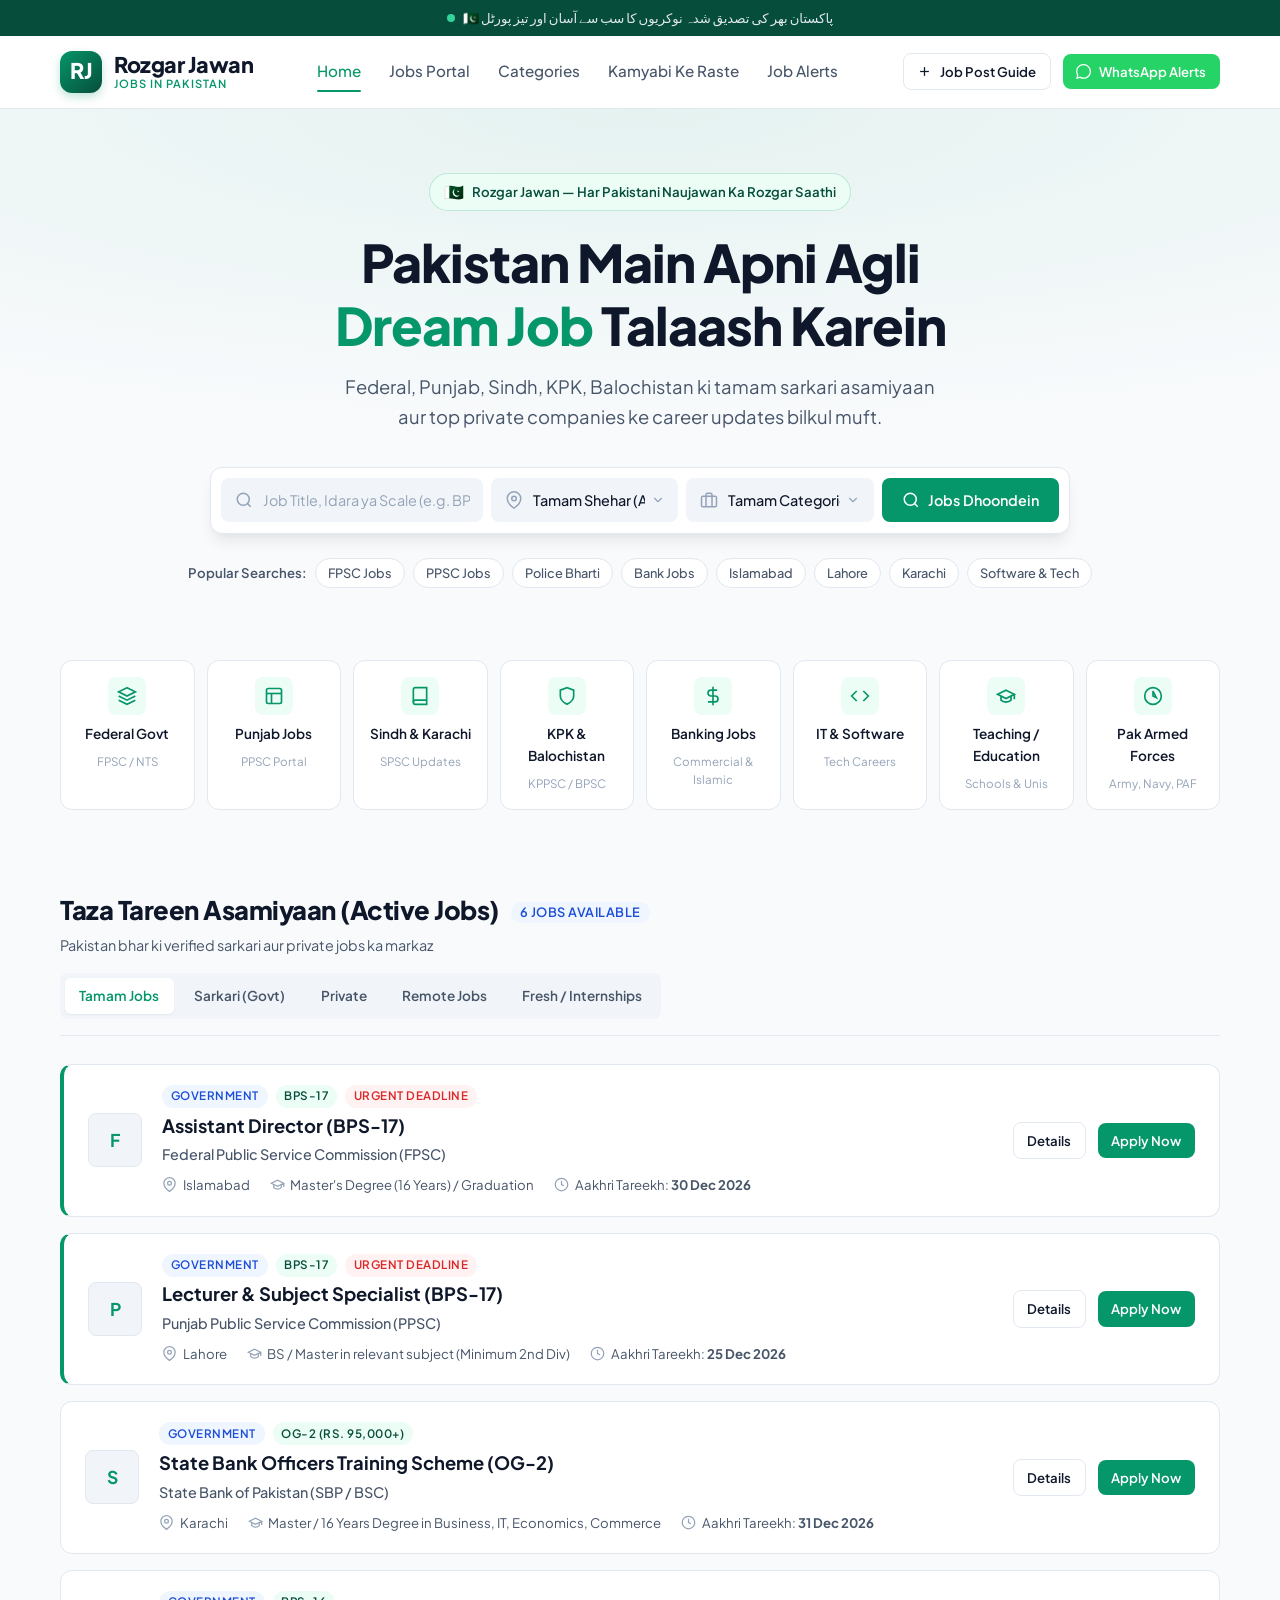
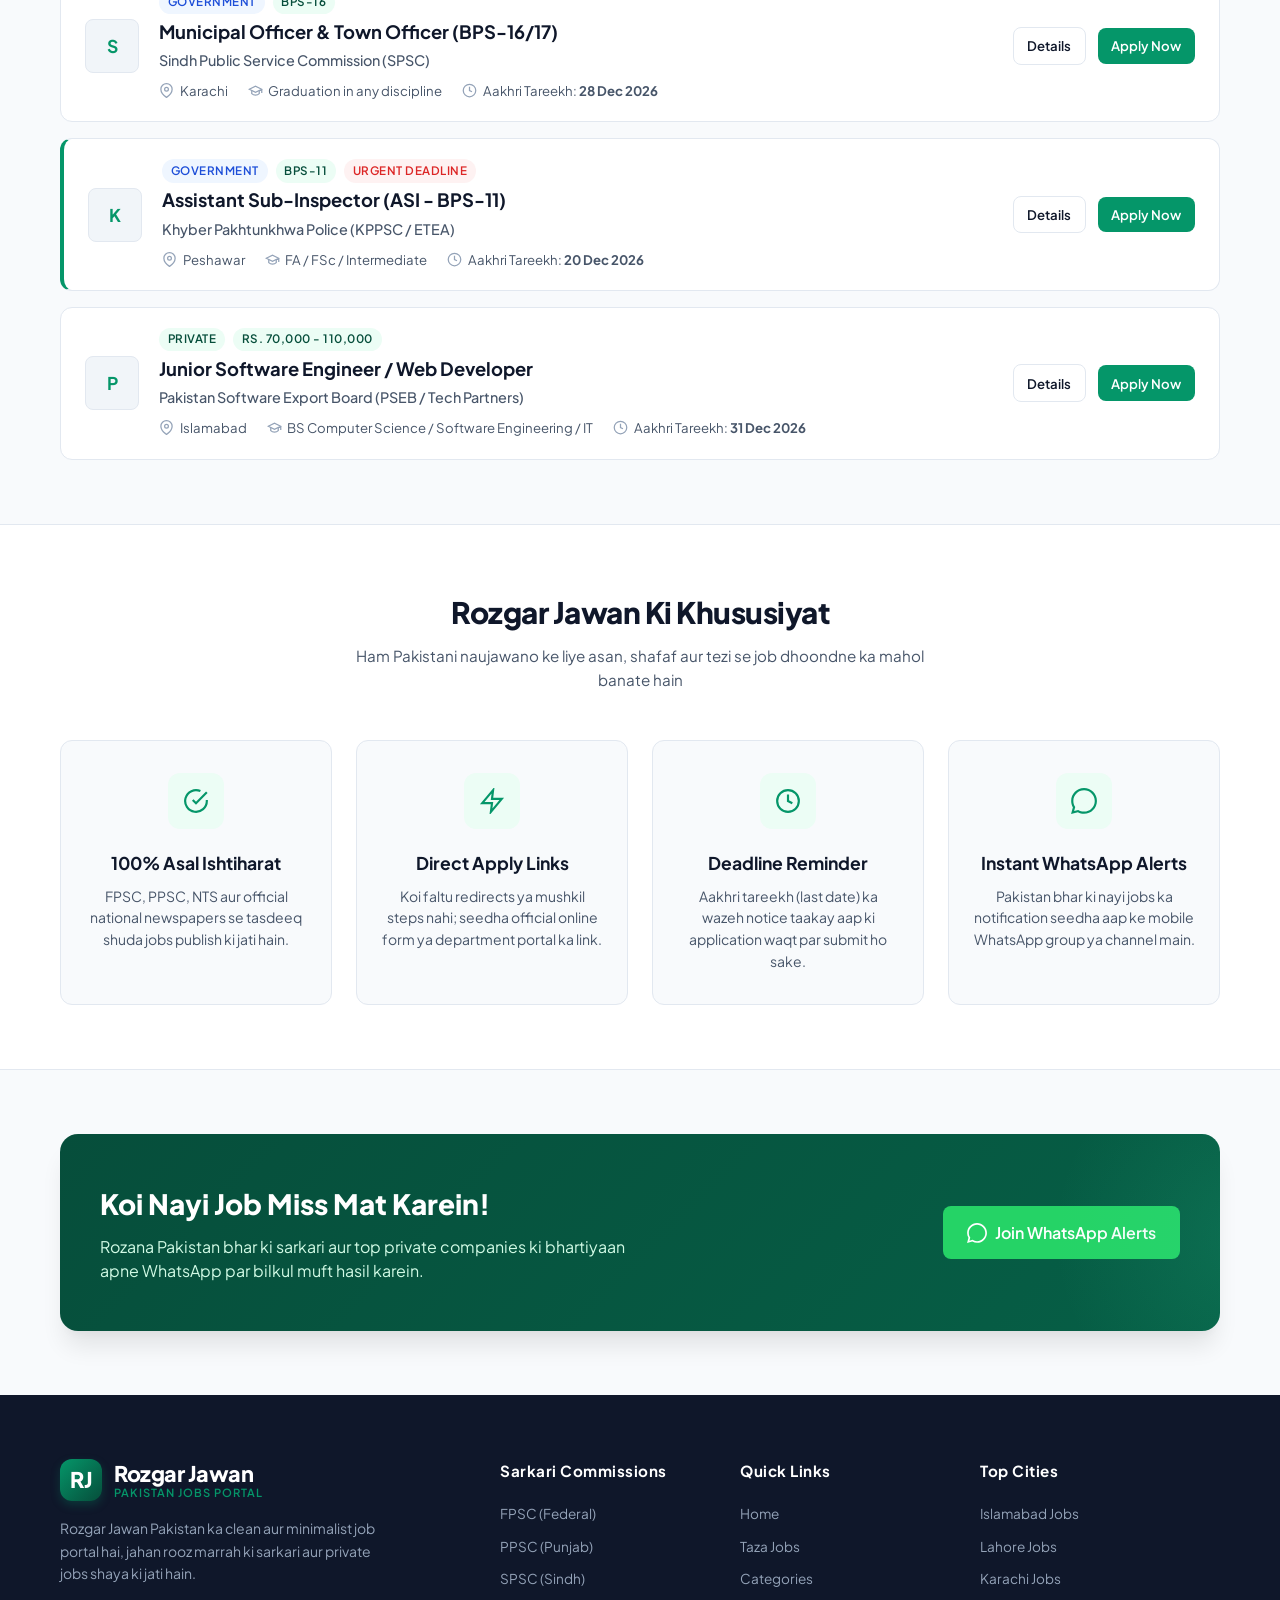
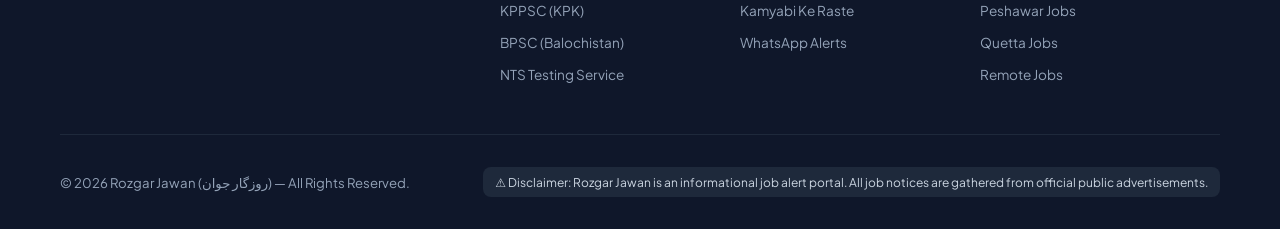
<file: index.html>
<!DOCTYPE html>
<html lang="ur-PK" dir="ltr">
<head>
  <meta charset="UTF-8">
  <meta name="viewport" content="width=device-width, initial-scale=1.0">
  <meta http-equiv="X-UA-Compatible" content="ie=edge">
  <title>Rozgar Jawan | Pakistan Jobs Portal - روزگار جوان</title>
  
  <!-- SEO & Meta Tags -->
  <meta name="description" content="Rozgar Jawan - Pakistan ki latest sarkari aur private jobs ka authentic portal. FPSC, PPSC, NTS, Bank aur IT jobs ke taza tareen updates.">
  <meta name="keywords" content="Pakistan Jobs, Govt Jobs in Pakistan, Rozgar Jawan, FPSC, PPSC, NTS Jobs, Private Jobs Karachi Lahore Islamabad">
  <meta name="author" content="Rozgar Jawan">
  <meta name="theme-color" content="#059669">
  <meta http-equiv="Cache-Control" content="no-cache, no-store, must-revalidate">
  <meta http-equiv="Pragma" content="no-cache">
  <meta http-equiv="Expires" content="0">

  <!-- Monetag Verification Tag -->
  <meta name="monetag" content="7b206153428b3d1154b4c29b5cfc638b">

  <!-- Monetag Multitag Script -->
  <script src="https://quge5.com/88/tag.min.js" data-zone="310451" async data-cfasync="false"></script>

  <!-- Google Fonts: Plus Jakarta Sans -->
  <link rel="preconnect" href="https://fonts.googleapis.com">
  <link rel="preconnect" href="https://fonts.gstatic.com" crossorigin>
  <link href="https://fonts.googleapis.com/css2?family=Plus+Jakarta+Sans:wght@400;500;600;700;800&display=swap" rel="stylesheet">

  <!-- Core CSS -->
  <link rel="stylesheet" href="css/style.css">
</head>
<body>

  <!-- Top Notification Bar -->
  <div class="top-notice-bar">
    <span class="pulse-dot"></span>
    <span>🇵🇰 پاکستان بھر کی تصدیق شدہ نوکریوں کا سب سے آسان اور تیز پورٹل</span>
  </div>

  <!-- Site Navigation Header -->
  <header class="site-header">
    <div class="container">
      <nav class="navbar" aria-label="Main Navigation">
        <!-- Logo -->
        <a href="index.html" class="brand-logo">
          <div class="logo-badge">RJ</div>
          <div class="brand-title">
            <span>Rozgar Jawan</span>
            <span class="brand-sub">Jobs In Pakistan</span>
          </div>
        </a>

        <!-- Navigation Links -->
        <div class="nav-links" id="nav-links">
          <a href="#home" class="nav-link active">Home</a>
          <a href="#jobs" class="nav-link">Jobs Portal</a>
          <a href="#categories" class="nav-link">Categories</a>
          <a href="#features" class="nav-link">Kamyabi Ke Raste</a>
          <a href="#alerts" class="nav-link">Job Alerts</a>
        </div>

        <!-- Header Actions -->
        <div class="nav-actions">
          <button class="btn btn-outline btn-sm" onclick="openPublishGuideModal()">
            <svg width="15" height="15" viewBox="0 0 24 24" fill="none" stroke="currentColor" stroke-width="2">
              <line x1="12" y1="5" x2="12" y2="19"></line>
              <line x1="5" y1="12" x2="19" y2="12"></line>
            </svg>
            Job Post Guide
          </button>
          <a href="#alerts" class="btn btn-whatsapp btn-sm">
            <svg width="15" height="15" viewBox="0 0 24 24" fill="currentColor">
              <path d="M.057 24l1.687-6.163c-1.041-1.804-1.588-3.849-1.587-5.946.003-6.556 5.338-11.891 11.893-11.891 3.181.001 6.167 1.24 8.413 3.488 2.245 2.248 3.481 5.236 3.48 8.414-.003 6.557-5.338 11.892-11.893 11.892-1.99-.001-3.951-.5-5.688-1.448l-6.305 1.654zm6.597-3.807c1.676.995 3.276 1.591 5.392 1.592 5.448 0 9.886-4.434 9.889-9.885.002-5.462-4.415-9.89-9.881-9.892-5.452 0-9.887 4.434-9.889 9.884-.001 2.225.651 3.891 1.746 5.634l-.999 3.648 3.742-.981z"/>
            </svg>
            WhatsApp Alerts
          </a>
          <!-- Mobile Hamburger Toggle -->
          <button class="mobile-toggle" id="mobile-toggle-btn" aria-label="Toggle navigation menu">
            <svg width="24" height="24" viewBox="0 0 24 24" fill="none" stroke="currentColor" stroke-width="2">
              <line x1="3" y1="12" x2="21" y2="12"></line>
              <line x1="3" y1="6" x2="21" y2="6"></line>
              <line x1="3" y1="18" x2="21" y2="18"></line>
            </svg>
          </button>
        </div>
      </nav>
    </div>
  </header>

  <main>
    <!-- Hero Section -->
    <section class="hero-section" id="home">
      <div class="container">
        <div class="hero-pill">
          <span class="flag-icon">🇵🇰</span>
          <span>Rozgar Jawan — Har Pakistani Naujawan Ka Rozgar Saathi</span>
        </div>

        <h1 class="hero-title">
          Pakistan Main Apni Agli <span class="text-highlight">Dream Job</span> Talaash Karein
        </h1>

        <p class="hero-desc">
          Federal, Punjab, Sindh, KPK, Balochistan ki tamam sarkari asamiyaan aur top private companies ke career updates bilkul muft.
        </p>

        <!-- Search and Filter Bar -->
        <div class="search-wrapper">
          <form class="search-form" id="jobs-search-form">
            <!-- Keyword search -->
            <div class="search-field">
              <svg viewBox="0 0 24 24" fill="none" stroke="currentColor" stroke-width="2">
                <circle cx="11" cy="11" r="8"></circle>
                <line x1="21" y1="21" x2="16.65" y2="16.65"></line>
              </svg>
              <input type="text" id="search-input" placeholder="Job Title, Idara ya Scale (e.g. BPS-17, Clerk)..." autocomplete="off">
            </div>

            <!-- City selector -->
            <div class="search-field">
              <svg viewBox="0 0 24 24" fill="none" stroke="currentColor" stroke-width="2">
                <path d="M21 10c0 7-9 13-9 13s-9-6-9-13a9 9 0 0 1 18 0z"></path>
                <circle cx="12" cy="10" r="3"></circle>
              </svg>
              <select id="city-select">
                <option value="all">Tamam Shehar (All Pakistan)</option>
                <option value="Islamabad">Islamabad / Rawalpindi</option>
                <option value="Lahore">Lahore</option>
                <option value="Karachi">Karachi</option>
                <option value="Peshawar">Peshawar</option>
                <option value="Quetta">Quetta</option>
                <option value="Faisalabad">Faisalabad</option>
                <option value="Multan">Multan</option>
                <option value="Remote">Remote / Work from Home</option>
              </select>
            </div>

            <!-- Category selector -->
            <div class="search-field">
              <svg viewBox="0 0 24 24" fill="none" stroke="currentColor" stroke-width="2">
                <rect x="2" y="7" width="20" height="14" rx="2" ry="2"></rect>
                <path d="M16 21V5a2 2 0 0 0-2-2h-4a2 2 0 0 0-2 2v16"></path>
              </svg>
              <select id="category-select">
                <option value="all">Tamam Categories</option>
                <option value="govt">Sarkari (Govt / BPS)</option>
                <option value="it">IT & Software</option>
                <option value="banking">Banks & Finance</option>
                <option value="education">Education & Teachers</option>
                <option value="healthcare">Hospital & Medical</option>
                <option value="defense">Forces (Army, Navy, PAF, Police)</option>
                <option value="private">Private Sector</option>
              </select>
            </div>

            <!-- Search Action Button -->
            <button type="submit" class="btn btn-primary">
              <svg width="18" height="18" viewBox="0 0 24 24" fill="none" stroke="currentColor" stroke-width="2">
                <circle cx="11" cy="11" r="8"></circle>
                <line x1="21" y1="21" x2="16.65" y2="16.65"></line>
              </svg>
              Jobs Dhoondein
            </button>
          </form>
        </div>

        <!-- Quick Tags -->
        <div class="quick-tags">
          <span class="quick-tags-label">Popular Searches:</span>
          <button class="tag-pill" data-filter-type="category" data-filter-val="govt">FPSC Jobs</button>
          <button class="tag-pill" data-filter-type="category" data-filter-val="govt">PPSC Jobs</button>
          <button class="tag-pill" data-filter-type="category" data-filter-val="defense">Police Bharti</button>
          <button class="tag-pill" data-filter-type="category" data-filter-val="banking">Bank Jobs</button>
          <button class="tag-pill" data-filter-type="city" data-filter-val="Islamabad">Islamabad</button>
          <button class="tag-pill" data-filter-type="city" data-filter-val="Lahore">Lahore</button>
          <button class="tag-pill" data-filter-type="city" data-filter-val="Karachi">Karachi</button>
          <button class="tag-pill" data-filter-type="category" data-filter-val="it">Software & Tech</button>
        </div>
      </div>
    </section>

    <!-- Categories Grid Section -->
    <section class="categories-section" id="categories">
      <div class="container">
        <div class="categories-grid">
          <div class="category-card" onclick="selectQuickCategory('govt')">
            <div class="category-icon">
              <svg width="20" height="20" viewBox="0 0 24 24" fill="none" stroke="currentColor" stroke-width="2">
                <polygon points="12 2 2 7 12 12 22 7 12 2"></polygon>
                <polyline points="2 17 12 22 22 17"></polyline>
                <polyline points="2 12 12 17 22 12"></polyline>
              </svg>
            </div>
            <div class="category-name">Federal Govt</div>
            <div class="category-count">FPSC / NTS</div>
          </div>

          <div class="category-card" onclick="selectQuickCategory('govt')">
            <div class="category-icon">
              <svg width="20" height="20" viewBox="0 0 24 24" fill="none" stroke="currentColor" stroke-width="2">
                <rect x="3" y="3" width="18" height="18" rx="2" ry="2"></rect>
                <line x1="3" y1="9" x2="21" y2="9"></line>
                <line x1="9" y1="21" x2="9" y2="9"></line>
              </svg>
            </div>
            <div class="category-name">Punjab Jobs</div>
            <div class="category-count">PPSC Portal</div>
          </div>

          <div class="category-card" onclick="selectQuickCategory('govt')">
            <div class="category-icon">
              <svg width="20" height="20" viewBox="0 0 24 24" fill="none" stroke="currentColor" stroke-width="2">
                <path d="M4 19.5A2.5 2.5 0 0 1 6.5 17H20"></path>
                <path d="M6.5 2H20v20H6.5A2.5 2.5 0 0 1 4 19.5v-15A2.5 2.5 0 0 1 6.5 2z"></path>
              </svg>
            </div>
            <div class="category-name">Sindh & Karachi</div>
            <div class="category-count">SPSC Updates</div>
          </div>

          <div class="category-card" onclick="selectQuickCategory('govt')">
            <div class="category-icon">
              <svg width="20" height="20" viewBox="0 0 24 24" fill="none" stroke="currentColor" stroke-width="2">
                <path d="M12 22s8-4 8-10V5l-8-3-8 3v7c0 6 8 10 8 10z"></path>
              </svg>
            </div>
            <div class="category-name">KPK & Balochistan</div>
            <div class="category-count">KPPSC / BPSC</div>
          </div>

          <div class="category-card" onclick="selectQuickCategory('banking')">
            <div class="category-icon">
              <svg width="20" height="20" viewBox="0 0 24 24" fill="none" stroke="currentColor" stroke-width="2">
                <line x1="12" y1="1" x2="12" y2="23"></line>
                <path d="M17 5H9.5a3.5 3.5 0 0 0 0 7h5a3.5 3.5 0 0 1 0 7H6"></path>
              </svg>
            </div>
            <div class="category-name">Banking Jobs</div>
            <div class="category-count">Commercial & Islamic</div>
          </div>

          <div class="category-card" onclick="selectQuickCategory('it')">
            <div class="category-icon">
              <svg width="20" height="20" viewBox="0 0 24 24" fill="none" stroke="currentColor" stroke-width="2">
                <polyline points="16 18 22 12 16 6"></polyline>
                <polyline points="8 6 2 12 8 18"></polyline>
              </svg>
            </div>
            <div class="category-name">IT & Software</div>
            <div class="category-count">Tech Careers</div>
          </div>

          <div class="category-card" onclick="selectQuickCategory('education')">
            <div class="category-icon">
              <svg width="20" height="20" viewBox="0 0 24 24" fill="none" stroke="currentColor" stroke-width="2">
                <path d="M22 10v6M2 10l10-5 10 5-10 5z"></path>
                <path d="M6 12v5c3 3 9 3 12 0v-5"></path>
              </svg>
            </div>
            <div class="category-name">Teaching / Education</div>
            <div class="category-count">Schools & Unis</div>
          </div>

          <div class="category-card" onclick="selectQuickCategory('defense')">
            <div class="category-icon">
              <svg width="20" height="20" viewBox="0 0 24 24" fill="none" stroke="currentColor" stroke-width="2">
                <circle cx="12" cy="12" r="10"></circle>
                <polygon points="12 6 12 12 16 14"></polygon>
              </svg>
            </div>
            <div class="category-name">Pak Armed Forces</div>
            <div class="category-count">Army, Navy, PAF</div>
          </div>
        </div>
      </div>
    </section>

    <!-- Main Jobs Section (BLANK / EMPTY STATE BY DEFAULT AS REQUESTED) -->
    <section class="jobs-section" id="jobs">
      <div class="container">
        <!-- Section Header with Filters -->
        <div class="section-header">
          <div class="section-title-wrap">
            <h2>Taza Tareen Asamiyaan (Active Jobs) <span id="job-count-badge" class="badge badge-govt" style="vertical-align: middle; font-size: 0.8rem; margin-left: 0.5rem;"></span></h2>
            <p>Pakistan bhar ki verified sarkari aur private jobs ka markaz</p>
          </div>

          <!-- Filter Tabs -->
          <div class="job-filter-tabs">
            <button class="tab-btn active" data-tab="all">Tamam Jobs</button>
            <button class="tab-btn" data-tab="government">Sarkari (Govt)</button>
            <button class="tab-btn" data-tab="private">Private</button>
            <button class="tab-btn" data-tab="remote">Remote Jobs</button>
            <button class="tab-btn" data-tab="internship">Fresh / Internships</button>
          </div>
        </div>

        <!-- Dynamic Jobs Container (Loaded from js/jobs.js) -->
        <div id="jobs-container">
          <!-- Default Empty State is automatically injected by js/jobs.js -->
        </div>
      </div>
    </section>

    <!-- Why Rozgar Jawan Section -->
    <section class="features-section" id="features">
      <div class="container">
        <div class="section-center-heading">
          <h2>Rozgar Jawan Ki Khususiyat</h2>
          <p>Ham Pakistani naujawano ke liye asan, shafaf aur tezi se job dhoondne ka mahol banate hain</p>
        </div>

        <div class="feature-cards-grid">
          <div class="feature-box">
            <div class="feature-icon-wrapper">
              <svg width="26" height="26" viewBox="0 0 24 24" fill="none" stroke="currentColor" stroke-width="2">
                <path d="M22 11.08V12a10 10 0 1 1-5.93-9.14"></path>
                <polyline points="22 4 12 14.01 9 11.01"></polyline>
              </svg>
            </div>
            <h3>100% Asal Ishtiharat</h3>
            <p>FPSC, PPSC, NTS aur official national newspapers se tasdeeq shuda jobs publish ki jati hain.</p>
          </div>

          <div class="feature-box">
            <div class="feature-icon-wrapper">
              <svg width="26" height="26" viewBox="0 0 24 24" fill="none" stroke="currentColor" stroke-width="2">
                <path d="M13 2L3 14h9l-1 8 10-12h-9l1-8z"></path>
              </svg>
            </div>
            <h3>Direct Apply Links</h3>
            <p>Koi faltu redirects ya mushkil steps nahi; seedha official online form ya department portal ka link.</p>
          </div>

          <div class="feature-box">
            <div class="feature-icon-wrapper">
              <svg width="26" height="26" viewBox="0 0 24 24" fill="none" stroke="currentColor" stroke-width="2">
                <circle cx="12" cy="12" r="10"></circle>
                <polyline points="12 6 12 12 16 14"></polyline>
              </svg>
            </div>
            <h3>Deadline Reminder</h3>
            <p>Aakhri tareekh (last date) ka wazeh notice taakay aap ki application waqt par submit ho sake.</p>
          </div>

          <div class="feature-box">
            <div class="feature-icon-wrapper">
              <svg width="26" height="26" viewBox="0 0 24 24" fill="currentColor">
                <path d="M.057 24l1.687-6.163c-1.041-1.804-1.588-3.849-1.587-5.946.003-6.556 5.338-11.891 11.893-11.891 3.181.001 6.167 1.24 8.413 3.488 2.245 2.248 3.481 5.236 3.48 8.414-.003 6.557-5.338 11.892-11.893 11.892-1.99-.001-3.951-.5-5.688-1.448l-6.305 1.654zm6.597-3.807c1.676.995 3.276 1.591 5.392 1.592 5.448 0 9.886-4.434 9.889-9.885.002-5.462-4.415-9.89-9.881-9.892-5.452 0-9.887 4.434-9.889 9.884-.001 2.225.651 3.891 1.746 5.634l-.999 3.648 3.742-.981z"/>
              </svg>
            </div>
            <h3>Instant WhatsApp Alerts</h3>
            <p>Pakistan bhar ki nayi jobs ka notification seedha aap ke mobile WhatsApp group ya channel main.</p>
          </div>
        </div>
      </div>
    </section>

    <!-- WhatsApp Alert CTA Banner -->
    <section class="alert-banner-section" id="alerts">
      <div class="container">
        <div class="alert-banner-card">
          <div class="alert-banner-content">
            <h2>Koi Nayi Job Miss Mat Karein!</h2>
            <p>Rozana Pakistan bhar ki sarkari aur top private companies ki bhartiyaan apne WhatsApp par bilkul muft hasil karein.</p>
          </div>

          <div class="alert-banner-actions">
            <a href="https://chat.whatsapp.com" target="_blank" rel="noopener noreferrer" class="btn btn-whatsapp" style="padding: 0.85rem 1.5rem; font-size: 1rem;">
              <svg width="20" height="20" viewBox="0 0 24 24" fill="currentColor">
                <path d="M.057 24l1.687-6.163c-1.041-1.804-1.588-3.849-1.587-5.946.003-6.556 5.338-11.891 11.893-11.891 3.181.001 6.167 1.24 8.413 3.488 2.245 2.248 3.481 5.236 3.48 8.414-.003 6.557-5.338 11.892-11.893 11.892-1.99-.001-3.951-.5-5.688-1.448l-6.305 1.654zm6.597-3.807c1.676.995 3.276 1.591 5.392 1.592 5.448 0 9.886-4.434 9.889-9.885.002-5.462-4.415-9.89-9.881-9.892-5.452 0-9.887 4.434-9.889 9.884-.001 2.225.651 3.891 1.746 5.634l-.999 3.648 3.742-.981z"/>
              </svg>
              Join WhatsApp Alerts
            </a>
          </div>
        </div>
      </div>
    </section>
  </main>

  <!-- Job Details Modal (Opens when user clicks on a job card details button) -->
  <div class="modal-overlay" id="job-detail-modal">
    <div class="modal-card">
      <div class="modal-header">
        <h3>Job Ki Tafseelat</h3>
        <button class="modal-close-btn" onclick="closeJobModal()" aria-label="Close modal">&times;</button>
      </div>
      <div class="modal-body" id="job-detail-content">
        <!-- Injected via JavaScript -->
      </div>
    </div>
  </div>

  <!-- Publish Job Helper Guide Modal -->
  <div class="modal-overlay" id="publish-guide-modal">
    <div class="modal-card">
      <div class="modal-header">
        <h3>Nayi Job Kaise Publish Karein? (Admin Guide)</h3>
        <button class="modal-close-btn" onclick="closePublishGuideModal()" aria-label="Close modal">&times;</button>
      </div>
      <div class="modal-body">
        <p style="color: #475569; font-size: 0.9rem; margin-bottom: 1.25rem;">
          Website ko clean aur fast rakhne ke liye jobs ko <code>js/jobs.js</code> file ke zariye manage kiya gaya hai.
        </p>

        <div class="guide-step" data-step="1">
          <h4><code>js/jobs.js</code> File Kholein</h4>
          <p>Apne project folder main <code>js/jobs.js</code> file ko kisi bhi text editor (Notepad, VS Code waghera) main open karein.</p>
        </div>

        <div class="guide-step" data-step="2">
          <h4><code>jobsData</code> Array Main Job Ka Data Paste Karein</h4>
          <p>Nayi job ka record is tarah add karein:</p>
          <pre class="code-snippet"><code>{
  id: 1,
  title: "Computer Operator (BPS-16)",
  department: "Health Department Punjab",
  category: "govt",
  type: "Government",
  city: "Lahore",
  scale: "BPS-16",
  deadline: "25 Dec 2026",
  education: "BCS / BS Computer Science",
  isUrgent: true,
  applyUrl: "https://ppsc.gop.pk",
  description: "Punjab Health Department main asamiyaan khali hain."
}</code></pre>
        </div>

        <div class="guide-step" data-step="3">
          <h4>Save Karein Aur Website Refresh Karein</h4>
          <p>File save karte hi website pe job card foran auto-render ho jayega aur search filters kaam karenge!</p>
        </div>

        <div style="text-align: right; margin-top: 1.5rem;">
          <button class="btn btn-primary btn-sm" onclick="closePublishGuideModal()">Theek Hai, Samajh Gaya</button>
        </div>
      </div>
    </div>
  </div>

  <!-- Site Footer -->
  <footer class="site-footer">
    <div class="container">
      <div class="footer-grid">
        <!-- Col 1: Brand Info -->
        <div class="footer-brand">
          <a href="index.html" class="brand-logo">
            <div class="logo-badge">RJ</div>
            <div class="brand-title">
              <span>Rozgar Jawan</span>
              <span class="brand-sub">Pakistan Jobs Portal</span>
            </div>
          </a>
          <p>
            Rozgar Jawan Pakistan ka clean aur minimalist job portal hai, jahan rooz marrah ki sarkari aur private jobs shaya ki jati hain.
          </p>
        </div>

        <!-- Col 2: Official Portals -->
        <div class="footer-col">
          <h4>Sarkari Commissions</h4>
          <div class="footer-links">
            <a href="https://www.fpsc.gov.pk" target="_blank" rel="noopener">FPSC (Federal)</a>
            <a href="https://www.ppsc.gop.pk" target="_blank" rel="noopener">PPSC (Punjab)</a>
            <a href="https://www.spsc.gov.pk" target="_blank" rel="noopener">SPSC (Sindh)</a>
            <a href="https://www.kppsc.gov.pk" target="_blank" rel="noopener">KPPSC (KPK)</a>
            <a href="https://www.bpsc.gob.pk" target="_blank" rel="noopener">BPSC (Balochistan)</a>
            <a href="https://www.nts.org.pk" target="_blank" rel="noopener">NTS Testing Service</a>
          </div>
        </div>

        <!-- Col 3: Quick Links -->
        <div class="footer-col">
          <h4>Quick Links</h4>
          <div class="footer-links">
            <a href="#home">Home</a>
            <a href="#jobs">Taza Jobs</a>
            <a href="#categories">Categories</a>
            <a href="#features">Kamyabi Ke Raste</a>
            <a href="#alerts">WhatsApp Alerts</a>
          </div>
        </div>

        <!-- Col 4: Top Locations -->
        <div class="footer-col">
          <h4>Top Cities</h4>
          <div class="footer-links">
            <a href="#jobs" onclick="selectQuickCity('Islamabad')">Islamabad Jobs</a>
            <a href="#jobs" onclick="selectQuickCity('Lahore')">Lahore Jobs</a>
            <a href="#jobs" onclick="selectQuickCity('Karachi')">Karachi Jobs</a>
            <a href="#jobs" onclick="selectQuickCity('Peshawar')">Peshawar Jobs</a>
            <a href="#jobs" onclick="selectQuickCity('Quetta')">Quetta Jobs</a>
            <a href="#jobs" onclick="selectQuickCity('Remote')">Remote Jobs</a>
          </div>
        </div>
      </div>

      <!-- Footer Bottom -->
      <div class="footer-bottom">
        <p>&copy; 2026 Rozgar Jawan (روزگار جوان) — All Rights Reserved.</p>
        <div class="disclaimer-badge">
          ⚠️ Disclaimer: Rozgar Jawan is an informational job alert portal. All job notices are gathered from official public advertisements.
        </div>
      </div>
    </div>
  </footer>

  <!-- Helper Quick Select Functions -->
  <script>
    function selectQuickCategory(cat) {
      const select = document.getElementById('category-select');
      if (select) {
        select.value = cat;
        select.dispatchEvent(new Event('change'));
      }
      document.getElementById('jobs').scrollIntoView({ behavior: 'smooth' });
    }

    function selectQuickCity(city) {
      const select = document.getElementById('city-select');
      if (select) {
        select.value = city;
        select.dispatchEvent(new Event('change'));
      }
      document.getElementById('jobs').scrollIntoView({ behavior: 'smooth' });
    }
  </script>

  <!-- Core JavaScript Modules with Auto Cache-Busting -->
  <script>
    // Automatically busts browser cache so newly published jobs always show up immediately
    const cacheBuster = Date.now();
    const scriptJobs = document.createElement('script');
    scriptJobs.src = 'js/jobs.js?v=' + cacheBuster;
    scriptJobs.onload = function() {
      if (typeof renderJobs === 'function') {
        renderJobs();
      }
      const scriptMain = document.createElement('script');
      scriptMain.src = 'js/main.js?v=' + cacheBuster;
      document.body.appendChild(scriptMain);
    };
    document.body.appendChild(scriptJobs);
  </script>
</body>
</html>
</file>
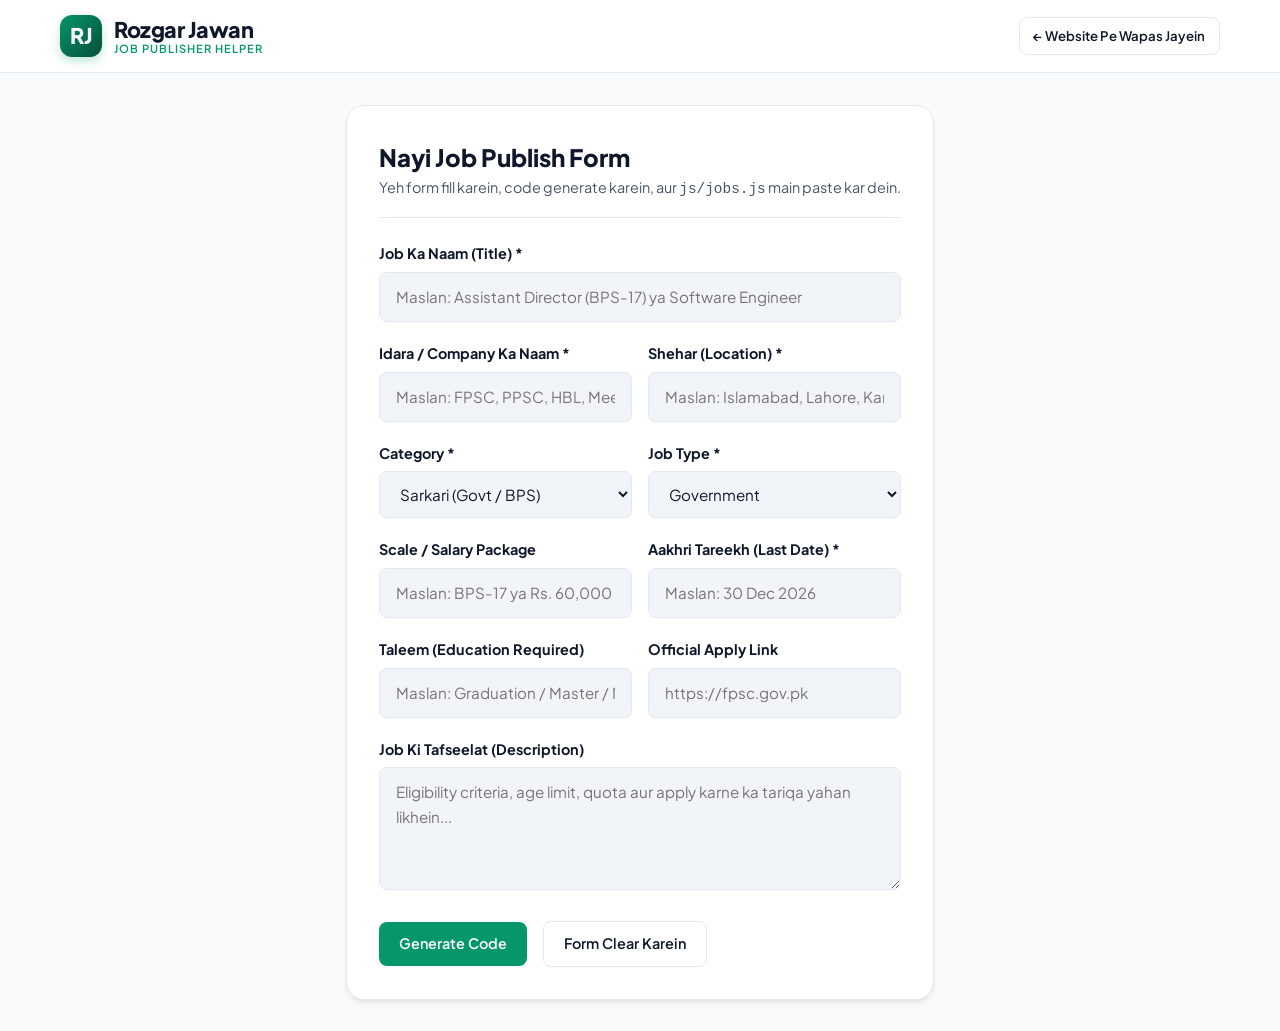
<file: publish-job.html>
<!DOCTYPE html>
<html lang="ur-PK">
<head>
  <meta charset="UTF-8">
  <meta name="viewport" content="width=device-width, initial-scale=1.0">
  <title>Nayi Job Publish Tool | Rozgar Jawan</title>
  <link rel="preconnect" href="https://fonts.googleapis.com">
  <link rel="preconnect" href="https://fonts.gstatic.com" crossorigin>
  <link href="https://fonts.googleapis.com/css2?family=Plus+Jakarta+Sans:wght@400;500;600;700;800&display=swap" rel="stylesheet">
  <link rel="stylesheet" href="css/style.css">
  <style>
    .admin-container {
      max-width: 760px;
      margin: 2rem auto;
      padding: 0 1.25rem;
    }
    .admin-card {
      background: #FFFFFF;
      border: 1px solid var(--border-color);
      border-radius: var(--radius-lg);
      padding: 2rem;
      box-shadow: var(--shadow-md);
    }
    .form-group {
      margin-bottom: 1.25rem;
    }
    .form-group label {
      display: block;
      font-size: 0.9rem;
      font-weight: 700;
      margin-bottom: 0.4rem;
      color: var(--text-main);
    }
    .form-control {
      width: 100%;
      padding: 0.75rem 1rem;
      border: 1px solid var(--border-color);
      border-radius: var(--radius-sm);
      font-size: 0.95rem;
      background-color: var(--bg-surface);
      color: var(--text-main);
      transition: var(--transition);
    }
    .form-control:focus {
      border-color: var(--primary);
      background-color: #FFFFFF;
      box-shadow: 0 0 0 3px rgba(5, 150, 105, 0.15);
    }
    .form-row {
      display: grid;
      grid-template-columns: 1fr 1fr;
      gap: 1rem;
    }
    @media (max-width: 600px) {
      .form-row {
        grid-template-columns: 1fr;
      }
    }
    .output-box {
      margin-top: 1.75rem;
      background-color: #0F172A;
      color: #34D399;
      padding: 1.25rem;
      border-radius: var(--radius-sm);
      font-family: monospace;
      font-size: 0.85rem;
      white-space: pre-wrap;
      word-break: break-word;
      position: relative;
    }
    .copy-btn {
      position: absolute;
      top: 10px;
      right: 10px;
    }
  </style>
</head>
<body style="background-color: #F8FAFC;">

  <!-- Header -->
  <header class="site-header">
    <div class="container">
      <nav class="navbar">
        <a href="index.html" class="brand-logo">
          <div class="logo-badge">RJ</div>
          <div class="brand-title">
            <span>Rozgar Jawan</span>
            <span class="brand-sub">Job Publisher Helper</span>
          </div>
        </a>
        <div>
          <a href="index.html" class="btn btn-outline btn-sm">&larr; Website Pe Wapas Jayein</a>
        </div>
      </nav>
    </div>
  </header>

  <main class="admin-container">
    <div class="admin-card">
      <div style="border-bottom: 1px solid var(--border-color); padding-bottom: 1rem; margin-bottom: 1.5rem;">
        <h1 style="font-size: 1.5rem; font-weight: 800; color: var(--text-main);">Nayi Job Publish Form</h1>
        <p style="color: var(--text-muted); font-size: 0.9rem;">
          Yeh form fill karein, code generate karein, aur <code>js/jobs.js</code> main paste kar dein.
        </p>
      </div>

      <form id="job-generator-form">
        <div class="form-group">
          <label for="post-title">Job Ka Naam (Title) *</label>
          <input type="text" id="post-title" class="form-control" placeholder="Maslan: Assistant Director (BPS-17) ya Software Engineer" required>
        </div>

        <div class="form-row">
          <div class="form-group">
            <label for="post-dept">Idara / Company Ka Naam *</label>
            <input type="text" id="post-dept" class="form-control" placeholder="Maslan: FPSC, PPSC, HBL, Meezan Bank" required>
          </div>
          <div class="form-group">
            <label for="post-city">Shehar (Location) *</label>
            <input type="text" id="post-city" class="form-control" placeholder="Maslan: Islamabad, Lahore, Karachi, All Pakistan" required>
          </div>
        </div>

        <div class="form-row">
          <div class="form-group">
            <label for="post-category">Category *</label>
            <select id="post-category" class="form-control">
              <option value="govt">Sarkari (Govt / BPS)</option>
              <option value="it">IT & Software</option>
              <option value="banking">Banks & Finance</option>
              <option value="education">Education & Teachers</option>
              <option value="healthcare">Hospital & Medical</option>
              <option value="defense">Forces (Army, Navy, Police)</option>
              <option value="private">Private Sector</option>
            </select>
          </div>
          <div class="form-group">
            <label for="post-type">Job Type *</label>
            <select id="post-type" class="form-control">
              <option value="Government">Government</option>
              <option value="Private">Private</option>
              <option value="Remote">Remote</option>
              <option value="Internship">Internship / Fresh</option>
            </select>
          </div>
        </div>

        <div class="form-row">
          <div class="form-group">
            <label for="post-scale">Scale / Salary Package</label>
            <input type="text" id="post-scale" class="form-control" placeholder="Maslan: BPS-17 ya Rs. 60,000 - 80,000">
          </div>
          <div class="form-group">
            <label for="post-deadline">Aakhri Tareekh (Last Date) *</label>
            <input type="text" id="post-deadline" class="form-control" placeholder="Maslan: 30 Dec 2026" required>
          </div>
        </div>

        <div class="form-row">
          <div class="form-group">
            <label for="post-education">Taleem (Education Required)</label>
            <input type="text" id="post-education" class="form-control" placeholder="Maslan: Graduation / Master / Matric">
          </div>
          <div class="form-group">
            <label for="post-apply-url">Official Apply Link</label>
            <input type="url" id="post-apply-url" class="form-control" placeholder="https://fpsc.gov.pk">
          </div>
        </div>

        <div class="form-group">
          <label for="post-description">Job Ki Tafseelat (Description)</label>
          <textarea id="post-description" class="form-control" rows="4" placeholder="Eligibility criteria, age limit, quota aur apply karne ka tariqa yahan likhein..."></textarea>
        </div>

        <div style="display: flex; gap: 1rem; align-items: center; margin-top: 1.5rem;">
          <button type="submit" class="btn btn-primary">Generate Code</button>
          <button type="reset" class="btn btn-outline">Form Clear Karein</button>
        </div>
      </form>

      <div id="output-wrapper" style="display: none;">
        <h3 style="margin-top: 2rem; font-size: 1.1rem; font-weight: 700;">Tayyar Code (Isay Copy Karein):</h3>
        <p style="font-size: 0.85rem; color: var(--text-muted); margin-bottom: 0.5rem;">
          Yeh code copy karein aur <code>js/jobs.js</code> file main <code>const jobsData = [ ... ]</code> ke brackets ke andar paste kar dein!
        </p>
        <div class="output-box" id="code-output"></div>
      </div>
    </div>
  </main>

  <script>
    const form = document.getElementById('job-generator-form');
    const outputWrapper = document.getElementById('output-wrapper');
    const codeOutput = document.getElementById('code-output');

    form.addEventListener('submit', (e) => {
      e.preventDefault();

      const jobObj = {
        id: Date.now(),
        title: document.getElementById('post-title').value.trim(),
        department: document.getElementById('post-dept').value.trim(),
        category: document.getElementById('post-category').value,
        type: document.getElementById('post-type').value,
        city: document.getElementById('post-city').value.trim(),
        scale: document.getElementById('post-scale').value.trim(),
        deadline: document.getElementById('post-deadline').value.trim(),
        education: document.getElementById('post-education').value.trim(),
        applyUrl: document.getElementById('post-apply-url').value.trim() || '#',
        description: document.getElementById('post-description').value.trim()
      };

      const codeString = `  {\n` +
        `    id: ${jobObj.id},\n` +
        `    title: "${jobObj.title}",\n` +
        `    department: "${jobObj.department}",\n` +
        `    category: "${jobObj.category}",\n` +
        `    type: "${jobObj.type}",\n` +
        `    city: "${jobObj.city}",\n` +
        `    scale: "${jobObj.scale}",\n` +
        `    deadline: "${jobObj.deadline}",\n` +
        `    education: "${jobObj.education}",\n` +
        `    applyUrl: "${jobObj.applyUrl}",\n` +
        `    description: "${jobObj.description.replace(/"/g, '\\"')}"\n` +
        `  },`;

      codeOutput.textContent = codeString;
      outputWrapper.style.display = 'block';
      outputWrapper.scrollIntoView({ behavior: 'smooth' });
    });
  </script>
</body>
</html>
</file>
<file: css/style.css>
/* ==========================================================================
   ROZGAR JAWAN (روزگار جوان) - Modern, Minimalist & Responsive Stylesheet
   Designed for Pakistan Job Portal
   ========================================================================== */

/* --- 1. CSS VARIABLES & DESIGN TOKENS --- */
:root {
  /* Brand Colors */
  --primary: #059669;         /* Pakistani Emerald Green */
  --primary-hover: #047857;
  --primary-dark: #064E3B;
  --primary-light: #ECFDF5;
  --primary-soft: rgba(5, 150, 105, 0.08);

  /* Accent & Status Colors */
  --accent: #F59E0B;          /* Warm Gold / Highlight */
  --accent-light: #FEF3C7;
  --govt-badge: #1D4ED8;      /* Govt Blue */
  --govt-badge-bg: #EFF6FF;
  --urgent-badge: #DC2626;    /* Red Deadline */
  --urgent-badge-bg: #FEF2F2;

  /* Neutral Shades */
  --bg-body: #F8FAFC;         /* Soft clean background */
  --bg-card: #FFFFFF;
  --bg-surface: #F1F5F9;
  --text-main: #0F172A;       /* Slate 900 */
  --text-muted: #475569;      /* Slate 600 */
  --text-subtle: #94A3B8;     /* Slate 400 */
  --border-color: #E2E8F0;    /* Slate 200 */
  --border-focus: #059669;

  /* Elevation Shadows */
  --shadow-sm: 0 1px 2px 0 rgba(0, 0, 0, 0.05);
  --shadow-md: 0 4px 6px -1px rgba(0, 0, 0, 0.07), 0 2px 4px -2px rgba(0, 0, 0, 0.05);
  --shadow-lg: 0 10px 15px -3px rgba(0, 0, 0, 0.08), 0 4px 6px -4px rgba(0, 0, 0, 0.04);
  --shadow-xl: 0 20px 25px -5px rgba(0, 0, 0, 0.09), 0 8px 10px -6px rgba(0, 0, 0, 0.04);

  /* Layout & Sizing */
  --container-max: 1200px;
  --radius-sm: 8px;
  --radius-md: 12px;
  --radius-lg: 18px;
  --radius-full: 9999px;
  --transition: all 0.25s cubic-bezier(0.4, 0, 0.2, 1);
  --font-sans: 'Plus Jakarta Sans', system-ui, -apple-system, BlinkMacSystemFont, 'Segoe UI', Roboto, sans-serif;
}

/* --- 2. BASE & RESET --- */
*, *::before, *::after {
  box-sizing: border-box;
  margin: 0;
  padding: 0;
}

html {
  font-size: 16px;
  scroll-behavior: smooth;
  -webkit-text-size-adjust: 100%;
}

body {
  font-family: var(--font-sans);
  background-color: var(--bg-body);
  color: var(--text-main);
  line-height: 1.6;
  min-height: 100vh;
  display: flex;
  flex-direction: column;
  overflow-x: hidden;
}

img, svg {
  display: block;
  max-width: 100%;
}

a {
  color: inherit;
  text-decoration: none;
  transition: var(--transition);
}

button, input, select, textarea {
  font: inherit;
  outline: none;
  border: none;
}

ul {
  list-style: none;
}

.container {
  width: 100%;
  max-width: var(--container-max);
  margin-left: auto;
  margin-right: auto;
  padding-left: 1.25rem;
  padding-right: 1.25rem;
}

/* --- 3. TOP TICKER / BANNER --- */
.top-notice-bar {
  background: var(--primary-dark);
  color: #E2E8F0;
  font-size: 0.825rem;
  padding: 0.45rem 1rem;
  text-align: center;
  display: flex;
  align-items: center;
  justify-content: center;
  gap: 0.5rem;
}

.top-notice-bar .pulse-dot {
  width: 8px;
  height: 8px;
  background-color: #34D399;
  border-radius: 50%;
  animation: pulse 1.8s infinite;
}

@keyframes pulse {
  0% { transform: scale(0.95); box-shadow: 0 0 0 0 rgba(52, 211, 153, 0.7); }
  70% { transform: scale(1.1); box-shadow: 0 0 0 6px rgba(52, 211, 153, 0); }
  100% { transform: scale(0.95); box-shadow: 0 0 0 0 rgba(52, 211, 153, 0); }
}

/* --- 4. NAVIGATION BAR --- */
.site-header {
  position: sticky;
  top: 0;
  background-color: rgba(255, 255, 255, 0.95);
  backdrop-filter: blur(10px);
  -webkit-backdrop-filter: blur(10px);
  border-bottom: 1px solid var(--border-color);
  z-index: 100;
  transition: var(--transition);
}

.navbar {
  display: flex;
  align-items: center;
  justify-content: space-between;
  height: 72px;
}

/* Brand Logo */
.brand-logo {
  display: flex;
  align-items: center;
  gap: 0.75rem;
  font-weight: 800;
  font-size: 1.35rem;
  color: var(--text-main);
}

.logo-badge {
  width: 42px;
  height: 42px;
  background: linear-gradient(135deg, var(--primary), var(--primary-dark));
  border-radius: var(--radius-md);
  display: flex;
  align-items: center;
  justify-content: center;
  color: #FFFFFF;
  font-weight: 900;
  box-shadow: 0 4px 10px rgba(5, 150, 105, 0.25);
}

.brand-title {
  display: flex;
  flex-direction: column;
  line-height: 1.1;
}

.brand-title span:first-child {
  letter-spacing: -0.5px;
}

.brand-title .brand-sub {
  font-size: 0.7rem;
  font-weight: 600;
  color: var(--primary);
  text-transform: uppercase;
  letter-spacing: 1px;
}

/* Nav Links */
.nav-links {
  display: flex;
  align-items: center;
  gap: 1.75rem;
}

.nav-link {
  font-size: 0.95rem;
  font-weight: 500;
  color: var(--text-muted);
  position: relative;
  padding: 0.25rem 0;
}

.nav-link:hover, .nav-link.active {
  color: var(--primary);
}

.nav-link.active::after {
  content: '';
  position: absolute;
  bottom: -4px;
  left: 0;
  width: 100%;
  height: 2px;
  background-color: var(--primary);
  border-radius: 2px;
}

/* Header Action Buttons */
.nav-actions {
  display: flex;
  align-items: center;
  gap: 0.75rem;
}

.btn {
  display: inline-flex;
  align-items: center;
  justify-content: center;
  gap: 0.5rem;
  font-size: 0.9rem;
  font-weight: 600;
  padding: 0.65rem 1.25rem;
  border-radius: var(--radius-sm);
  cursor: pointer;
  transition: var(--transition);
  white-space: nowrap;
}

.btn-primary {
  background-color: var(--primary);
  color: #FFFFFF;
}

.btn-primary:hover {
  background-color: var(--primary-hover);
  box-shadow: 0 4px 12px rgba(5, 150, 105, 0.25);
  transform: translateY(-1px);
}

.btn-outline {
  border: 1px solid var(--border-color);
  background-color: #FFFFFF;
  color: var(--text-main);
}

.btn-outline:hover {
  border-color: var(--primary);
  color: var(--primary);
  background-color: var(--primary-light);
}

.btn-whatsapp {
  background-color: #25D366;
  color: #FFFFFF;
}

.btn-whatsapp:hover {
  background-color: #20BD5A;
  box-shadow: 0 4px 12px rgba(37, 211, 102, 0.3);
}

.btn-sm {
  padding: 0.45rem 0.85rem;
  font-size: 0.825rem;
}

/* Mobile Toggle Hamburger */
.mobile-toggle {
  display: none;
  background: transparent;
  color: var(--text-main);
  padding: 0.5rem;
  cursor: pointer;
  border-radius: var(--radius-sm);
}

.mobile-toggle:hover {
  background-color: var(--bg-surface);
}

/* --- 5. HERO SECTION --- */
.hero-section {
  padding: 4rem 0 3rem;
  background: radial-gradient(100% 60% at 50% 0%, rgba(5, 150, 105, 0.08) 0%, rgba(248, 250, 252, 0) 100%);
  text-align: center;
  position: relative;
}

.hero-pill {
  display: inline-flex;
  align-items: center;
  gap: 0.5rem;
  background-color: var(--primary-light);
  color: var(--primary-dark);
  font-size: 0.825rem;
  font-weight: 600;
  padding: 0.35rem 0.9rem;
  border-radius: var(--radius-full);
  margin-bottom: 1.25rem;
  border: 1px solid rgba(5, 150, 105, 0.2);
}

.hero-pill .flag-icon {
  font-size: 1rem;
}

.hero-title {
  font-size: clamp(2rem, 4.5vw, 3.25rem);
  font-weight: 800;
  letter-spacing: -1px;
  line-height: 1.2;
  color: var(--text-main);
  max-width: 800px;
  margin: 0 auto 1rem;
}

.hero-title .text-highlight {
  color: var(--primary);
  position: relative;
  display: inline-block;
}

.hero-desc {
  font-size: clamp(1rem, 1.8vw, 1.15rem);
  color: var(--text-muted);
  max-width: 620px;
  margin: 0 auto 2.25rem;
  line-height: 1.6;
}

/* --- 6. SEARCH & FILTER BAR --- */
.search-wrapper {
  max-width: 860px;
  margin: 0 auto;
  background-color: var(--bg-card);
  padding: 0.65rem;
  border-radius: var(--radius-md);
  box-shadow: var(--shadow-lg);
  border: 1px solid var(--border-color);
  transition: var(--transition);
}

.search-wrapper:focus-within {
  border-color: var(--primary);
  box-shadow: 0 10px 25px -5px rgba(5, 150, 105, 0.15);
}

.search-form {
  display: grid;
  grid-template-columns: 1.4fr 1fr 1fr auto;
  gap: 0.5rem;
  align-items: center;
}

.search-field {
  display: flex;
  align-items: center;
  gap: 0.65rem;
  padding: 0.65rem 0.85rem;
  background-color: var(--bg-surface);
  border-radius: var(--radius-sm);
  color: var(--text-subtle);
}

.search-field svg {
  flex-shrink: 0;
  width: 18px;
  height: 18px;
}

.search-field input,
.search-field select {
  width: 100%;
  background: transparent;
  color: var(--text-main);
  font-size: 0.9rem;
  font-weight: 500;
}

.search-field input::placeholder {
  color: var(--text-subtle);
  font-weight: 400;
}

.search-field select {
  cursor: pointer;
  appearance: none;
  background-image: url("data:image/svg+xml;charset=UTF-8,%3csvg xmlns='http://www.w3.org/2000/svg' viewBox='0 0 24 24' fill='none' stroke='%2394A3B8' stroke-width='2' stroke-linecap='round' stroke-linejoin='round'%3e%3cpolyline points='6 9 12 15 18 9'%3e%3c/polyline%3e%3c/svg%3e");
  background-repeat: no-repeat;
  background-position: right 0px center;
  background-size: 14px;
  padding-right: 1.25rem;
}

/* Quick Browse Tags */
.quick-tags {
  display: flex;
  align-items: center;
  justify-content: center;
  flex-wrap: wrap;
  gap: 0.5rem;
  margin-top: 1.5rem;
  font-size: 0.825rem;
}

.quick-tags-label {
  color: var(--text-muted);
  font-weight: 600;
}

.tag-pill {
  background-color: #FFFFFF;
  border: 1px solid var(--border-color);
  padding: 0.25rem 0.75rem;
  border-radius: var(--radius-full);
  color: var(--text-muted);
  font-size: 0.8rem;
  font-weight: 500;
  transition: var(--transition);
}

.tag-pill:hover, .tag-pill.active {
  background-color: var(--primary-light);
  border-color: var(--primary);
  color: var(--primary-dark);
}

/* --- 7. QUICK CATEGORIES BAR --- */
.categories-section {
  padding: 1.5rem 0 2.5rem;
}

.categories-grid {
  display: grid;
  grid-template-columns: repeat(auto-fit, minmax(130px, 1fr));
  gap: 0.75rem;
}

.category-card {
  background-color: var(--bg-card);
  border: 1px solid var(--border-color);
  border-radius: var(--radius-md);
  padding: 1rem 0.75rem;
  text-align: center;
  transition: var(--transition);
  cursor: pointer;
  display: flex;
  flex-direction: column;
  align-items: center;
  gap: 0.5rem;
}

.category-card:hover {
  border-color: var(--primary);
  transform: translateY(-2px);
  box-shadow: var(--shadow-md);
}

.category-icon {
  width: 38px;
  height: 38px;
  border-radius: var(--radius-sm);
  background-color: var(--primary-light);
  color: var(--primary);
  display: flex;
  align-items: center;
  justify-content: center;
}

.category-name {
  font-size: 0.85rem;
  font-weight: 600;
  color: var(--text-main);
}

.category-count {
  font-size: 0.725rem;
  color: var(--text-subtle);
}

/* --- 8. MAIN JOBS SECTION --- */
.jobs-section {
  padding: 2.5rem 0 4rem;
}

.section-header {
  display: flex;
  align-items: flex-end;
  justify-content: space-between;
  flex-wrap: wrap;
  gap: 1rem;
  margin-bottom: 1.75rem;
  padding-bottom: 1rem;
  border-bottom: 1px solid var(--border-color);
}

.section-title-wrap h2 {
  font-size: 1.6rem;
  font-weight: 800;
  color: var(--text-main);
  letter-spacing: -0.5px;
}

.section-title-wrap p {
  color: var(--text-muted);
  font-size: 0.9rem;
  margin-top: 0.2rem;
}

/* Job Tabs */
.job-filter-tabs {
  display: flex;
  gap: 0.4rem;
  background-color: var(--bg-surface);
  padding: 0.3rem;
  border-radius: var(--radius-sm);
  overflow-x: auto;
}

.tab-btn {
  padding: 0.45rem 0.9rem;
  font-size: 0.85rem;
  font-weight: 600;
  color: var(--text-muted);
  background: transparent;
  border-radius: 6px;
  cursor: pointer;
  transition: var(--transition);
  white-space: nowrap;
}

.tab-btn.active, .tab-btn:hover {
  background-color: #FFFFFF;
  color: var(--primary);
  box-shadow: var(--shadow-sm);
}

/* --- 9. CLEAN FRIENDLY EMPTY STATE (AS REQUESTED) --- */
.empty-state-box {
  background-color: var(--bg-card);
  border: 2px dashed var(--border-color);
  border-radius: var(--radius-lg);
  padding: 4.5rem 2rem;
  text-align: center;
  max-width: 720px;
  margin: 1.5rem auto;
  box-shadow: var(--shadow-sm);
  animation: fadeIn 0.4s ease-in-out;
}

@keyframes fadeIn {
  from { opacity: 0; transform: translateY(8px); }
  to { opacity: 1; transform: translateY(0); }
}

.empty-icon-wrap {
  width: 80px;
  height: 80px;
  background-color: var(--primary-light);
  color: var(--primary);
  border-radius: 50%;
  display: flex;
  align-items: center;
  justify-content: center;
  margin: 0 auto 1.5rem;
  position: relative;
}

.empty-icon-wrap::after {
  content: '';
  position: absolute;
  inset: -6px;
  border-radius: 50%;
  border: 1px dashed rgba(5, 150, 105, 0.3);
}

.empty-title {
  font-size: 1.35rem;
  font-weight: 800;
  color: var(--text-main);
  margin-bottom: 0.5rem;
}

.empty-urdu-text {
  font-size: 1.05rem;
  color: var(--primary-dark);
  font-weight: 600;
  margin-bottom: 0.85rem;
  direction: rtl;
}

.empty-desc {
  font-size: 0.95rem;
  color: var(--text-muted);
  max-width: 520px;
  margin: 0 auto 1.75rem;
  line-height: 1.6;
}

.empty-actions {
  display: flex;
  align-items: center;
  justify-content: center;
  gap: 0.75rem;
  flex-wrap: wrap;
}

.empty-features-list {
  display: grid;
  grid-template-columns: repeat(auto-fit, minmax(180px, 1fr));
  gap: 1rem;
  margin-top: 2.5rem;
  padding-top: 2rem;
  border-top: 1px solid var(--border-color);
  text-align: left;
}

.empty-feature-item {
  display: flex;
  align-items: flex-start;
  gap: 0.65rem;
}

.empty-feature-item svg {
  color: var(--primary);
  flex-shrink: 0;
  margin-top: 2px;
}

.empty-feature-text strong {
  display: block;
  font-size: 0.85rem;
  color: var(--text-main);
}

.empty-feature-text span {
  font-size: 0.75rem;
  color: var(--text-subtle);
}

/* --- 10. JOB CARDS GRID (When Jobs Are Published) --- */
.jobs-grid {
  display: grid;
  grid-template-columns: 1fr;
  gap: 1rem;
}

.job-card {
  background-color: var(--bg-card);
  border: 1px solid var(--border-color);
  border-radius: var(--radius-md);
  padding: 1.25rem 1.5rem;
  transition: var(--transition);
  display: flex;
  align-items: center;
  justify-content: space-between;
  gap: 1.25rem;
  position: relative;
}

.job-card:hover {
  border-color: var(--primary);
  box-shadow: var(--shadow-md);
  transform: translateY(-2px);
}

.job-card.featured {
  border-left: 4px solid var(--primary);
}

.job-main-info {
  display: flex;
  align-items: center;
  gap: 1.25rem;
  flex: 1;
}

.job-org-logo {
  width: 54px;
  height: 54px;
  border-radius: var(--radius-sm);
  background-color: var(--bg-surface);
  border: 1px solid var(--border-color);
  display: flex;
  align-items: center;
  justify-content: center;
  font-weight: 700;
  color: var(--primary);
  font-size: 1.1rem;
  flex-shrink: 0;
}

.job-details-col {
  display: flex;
  flex-direction: column;
  gap: 0.35rem;
}

.job-badge-row {
  display: flex;
  align-items: center;
  gap: 0.5rem;
  flex-wrap: wrap;
}

.badge {
  font-size: 0.725rem;
  font-weight: 600;
  padding: 0.15rem 0.55rem;
  border-radius: var(--radius-full);
  text-transform: uppercase;
  letter-spacing: 0.5px;
}

.badge-govt {
  background-color: var(--govt-badge-bg);
  color: var(--govt-badge);
}

.badge-private {
  background-color: var(--primary-light);
  color: var(--primary-dark);
}

.badge-urgent {
  background-color: var(--urgent-badge-bg);
  color: var(--urgent-badge);
}

.job-title {
  font-size: 1.15rem;
  font-weight: 700;
  color: var(--text-main);
  line-height: 1.3;
}

.job-organization {
  font-size: 0.9rem;
  color: var(--text-muted);
  font-weight: 500;
}

.job-meta-row {
  display: flex;
  align-items: center;
  gap: 1.25rem;
  flex-wrap: wrap;
  font-size: 0.825rem;
  color: var(--text-muted);
  margin-top: 0.15rem;
}

.job-meta-item {
  display: flex;
  align-items: center;
  gap: 0.35rem;
}

.job-meta-item svg {
  color: var(--text-subtle);
  width: 15px;
  height: 15px;
}

.job-action-col {
  display: flex;
  align-items: center;
  gap: 0.75rem;
  flex-shrink: 0;
}

/* --- 11. HOW IT WORKS / HIGHLIGHTS --- */
.features-section {
  padding: 4rem 0;
  background-color: #FFFFFF;
  border-top: 1px solid var(--border-color);
  border-bottom: 1px solid var(--border-color);
}

.section-center-heading {
  text-align: center;
  max-width: 600px;
  margin: 0 auto 3rem;
}

.section-center-heading h2 {
  font-size: 1.85rem;
  font-weight: 800;
  letter-spacing: -0.5px;
}

.section-center-heading p {
  color: var(--text-muted);
  font-size: 0.95rem;
  margin-top: 0.5rem;
}

.feature-cards-grid {
  display: grid;
  grid-template-columns: repeat(auto-fit, minmax(260px, 1fr));
  gap: 1.5rem;
}

.feature-box {
  background-color: var(--bg-body);
  border: 1px solid var(--border-color);
  border-radius: var(--radius-md);
  padding: 2rem 1.5rem;
  text-align: center;
  transition: var(--transition);
}

.feature-box:hover {
  transform: translateY(-3px);
  border-color: var(--primary);
  box-shadow: var(--shadow-md);
}

.feature-icon-wrapper {
  width: 56px;
  height: 56px;
  background-color: var(--primary-light);
  color: var(--primary);
  border-radius: var(--radius-md);
  display: flex;
  align-items: center;
  justify-content: center;
  margin: 0 auto 1.25rem;
}

.feature-box h3 {
  font-size: 1.1rem;
  font-weight: 700;
  margin-bottom: 0.5rem;
}

.feature-box p {
  font-size: 0.875rem;
  color: var(--text-muted);
  line-height: 1.55;
}

/* --- 12. WHATSAPP ALERT CTA BANNER --- */
.alert-banner-section {
  padding: 4rem 0;
}

.alert-banner-card {
  background: linear-gradient(135deg, var(--primary-dark) 0%, #065F46 100%);
  border-radius: var(--radius-lg);
  padding: 3rem 2.5rem;
  color: #FFFFFF;
  display: flex;
  align-items: center;
  justify-content: space-between;
  gap: 2rem;
  box-shadow: var(--shadow-xl);
  position: relative;
  overflow: hidden;
}

.alert-banner-card::before {
  content: '';
  position: absolute;
  top: -50%;
  right: -20%;
  width: 400px;
  height: 400px;
  background: radial-gradient(circle, rgba(52, 211, 153, 0.15) 0%, transparent 70%);
  pointer-events: none;
}

.alert-banner-content h2 {
  font-size: 1.75rem;
  font-weight: 800;
  margin-bottom: 0.5rem;
}

.alert-banner-content p {
  color: #D1FAE5;
  font-size: 1rem;
  max-width: 540px;
  line-height: 1.5;
}

.alert-banner-actions {
  display: flex;
  align-items: center;
  gap: 1rem;
  flex-wrap: wrap;
  flex-shrink: 0;
}

/* --- 13. PUBLISH GUIDE MODAL / HELPER DRAWER --- */
.modal-overlay {
  position: fixed;
  inset: 0;
  background-color: rgba(15, 23, 42, 0.6);
  backdrop-filter: blur(4px);
  -webkit-backdrop-filter: blur(4px);
  display: flex;
  align-items: center;
  justify-content: center;
  padding: 1.25rem;
  z-index: 1000;
  opacity: 0;
  visibility: hidden;
  transition: var(--transition);
}

.modal-overlay.active {
  opacity: 1;
  visibility: visible;
}

.modal-card {
  background-color: #FFFFFF;
  border-radius: var(--radius-lg);
  max-width: 600px;
  width: 100%;
  max-height: 90vh;
  overflow-y: auto;
  box-shadow: var(--shadow-xl);
  transform: scale(0.95);
  transition: var(--transition);
}

.modal-overlay.active .modal-card {
  transform: scale(1);
}

.modal-header {
  padding: 1.25rem 1.5rem;
  border-bottom: 1px solid var(--border-color);
  display: flex;
  align-items: center;
  justify-content: space-between;
}

.modal-header h3 {
  font-size: 1.2rem;
  font-weight: 700;
}

.modal-close-btn {
  background: transparent;
  color: var(--text-muted);
  font-size: 1.5rem;
  cursor: pointer;
  line-height: 1;
  padding: 0.25rem;
  border-radius: 4px;
}

.modal-close-btn:hover {
  color: var(--text-main);
  background-color: var(--bg-surface);
}

.modal-body {
  padding: 1.5rem;
}

.guide-step {
  margin-bottom: 1.25rem;
  padding-left: 1.75rem;
  position: relative;
}

.guide-step::before {
  content: attr(data-step);
  position: absolute;
  left: 0;
  top: 0;
  width: 22px;
  height: 22px;
  background-color: var(--primary);
  color: #FFFFFF;
  font-size: 0.75rem;
  font-weight: 700;
  border-radius: 50%;
  display: flex;
  align-items: center;
  justify-content: center;
}

.guide-step h4 {
  font-size: 0.95rem;
  font-weight: 700;
  margin-bottom: 0.25rem;
}

.guide-step p {
  font-size: 0.85rem;
  color: var(--text-muted);
}

.code-snippet {
  background-color: #0F172A;
  color: #F8FAFC;
  padding: 0.85rem;
  border-radius: var(--radius-sm);
  font-family: monospace;
  font-size: 0.8rem;
  overflow-x: auto;
  margin-top: 0.5rem;
}

/* --- 14. FOOTER --- */
.site-footer {
  background-color: #0F172A;
  color: #94A3B8;
  padding: 4rem 0 2rem;
  margin-top: auto;
}

.footer-grid {
  display: grid;
  grid-template-columns: 2fr 1fr 1fr 1.2fr;
  gap: 2.5rem;
  margin-bottom: 3rem;
}

.footer-brand .brand-logo {
  color: #FFFFFF;
  margin-bottom: 1rem;
}

.footer-brand p {
  font-size: 0.875rem;
  line-height: 1.6;
  max-width: 320px;
}

.footer-col h4 {
  color: #FFFFFF;
  font-size: 0.95rem;
  font-weight: 700;
  margin-bottom: 1.25rem;
  letter-spacing: 0.5px;
}

.footer-links {
  display: flex;
  flex-direction: column;
  gap: 0.65rem;
}

.footer-links a {
  font-size: 0.85rem;
  color: #94A3B8;
}

.footer-links a:hover {
  color: #34D399;
  transform: translateX(3px);
}

.footer-bottom {
  padding-top: 2rem;
  border-top: 1px solid #1E293B;
  display: flex;
  align-items: center;
  justify-content: space-between;
  flex-wrap: wrap;
  gap: 1rem;
  font-size: 0.825rem;
}

.disclaimer-badge {
  background-color: #1E293B;
  color: #CBD5E1;
  padding: 0.35rem 0.75rem;
  border-radius: var(--radius-sm);
  font-size: 0.75rem;
}

/* Toast Message */
.toast {
  position: fixed;
  bottom: 1.5rem;
  right: 1.5rem;
  background-color: #0F172A;
  color: #FFFFFF;
  padding: 0.85rem 1.25rem;
  border-radius: var(--radius-sm);
  box-shadow: var(--shadow-xl);
  font-size: 0.875rem;
  display: flex;
  align-items: center;
  gap: 0.65rem;
  z-index: 2000;
  transform: translateY(100px);
  opacity: 0;
  transition: var(--transition);
}

.toast.show {
  transform: translateY(0);
  opacity: 1;
}

/* --- 15. RESPONSIVE DESIGN (MEDIA QUERIES) --- */
@media (max-width: 992px) {
  .search-form {
    grid-template-columns: 1fr 1fr;
  }
  .search-form .btn {
    grid-column: span 2;
  }
  .footer-grid {
    grid-template-columns: 1fr 1fr;
  }
}

@media (max-width: 768px) {
  .mobile-toggle {
    display: block;
  }

  .nav-links {
    position: fixed;
    top: 72px;
    left: 0;
    width: 100%;
    background-color: #FFFFFF;
    flex-direction: column;
    padding: 1.5rem;
    gap: 1.25rem;
    border-bottom: 1px solid var(--border-color);
    box-shadow: var(--shadow-lg);
    transform: translateY(-150%);
    opacity: 0;
    visibility: hidden;
    transition: var(--transition);
  }

  .nav-links.open {
    transform: translateY(0);
    opacity: 1;
    visibility: visible;
  }

  .nav-actions .btn-outline {
    display: none;
  }

  .hero-section {
    padding: 2.5rem 0 2rem;
  }

  .search-form {
    grid-template-columns: 1fr;
  }

  .search-form .btn {
    grid-column: span 1;
  }

  .job-card {
    flex-direction: column;
    align-items: flex-start;
  }

  .job-action-col {
    width: 100%;
    justify-content: flex-end;
    border-top: 1px solid var(--border-color);
    padding-top: 0.75rem;
    margin-top: 0.5rem;
  }

  .alert-banner-card {
    flex-direction: column;
    text-align: center;
    padding: 2rem 1.5rem;
  }

  .alert-banner-actions {
    width: 100%;
    justify-content: center;
  }

  .footer-grid {
    grid-template-columns: 1fr;
  }

  .footer-bottom {
    flex-direction: column;
    text-align: center;
  }
}
</file>
